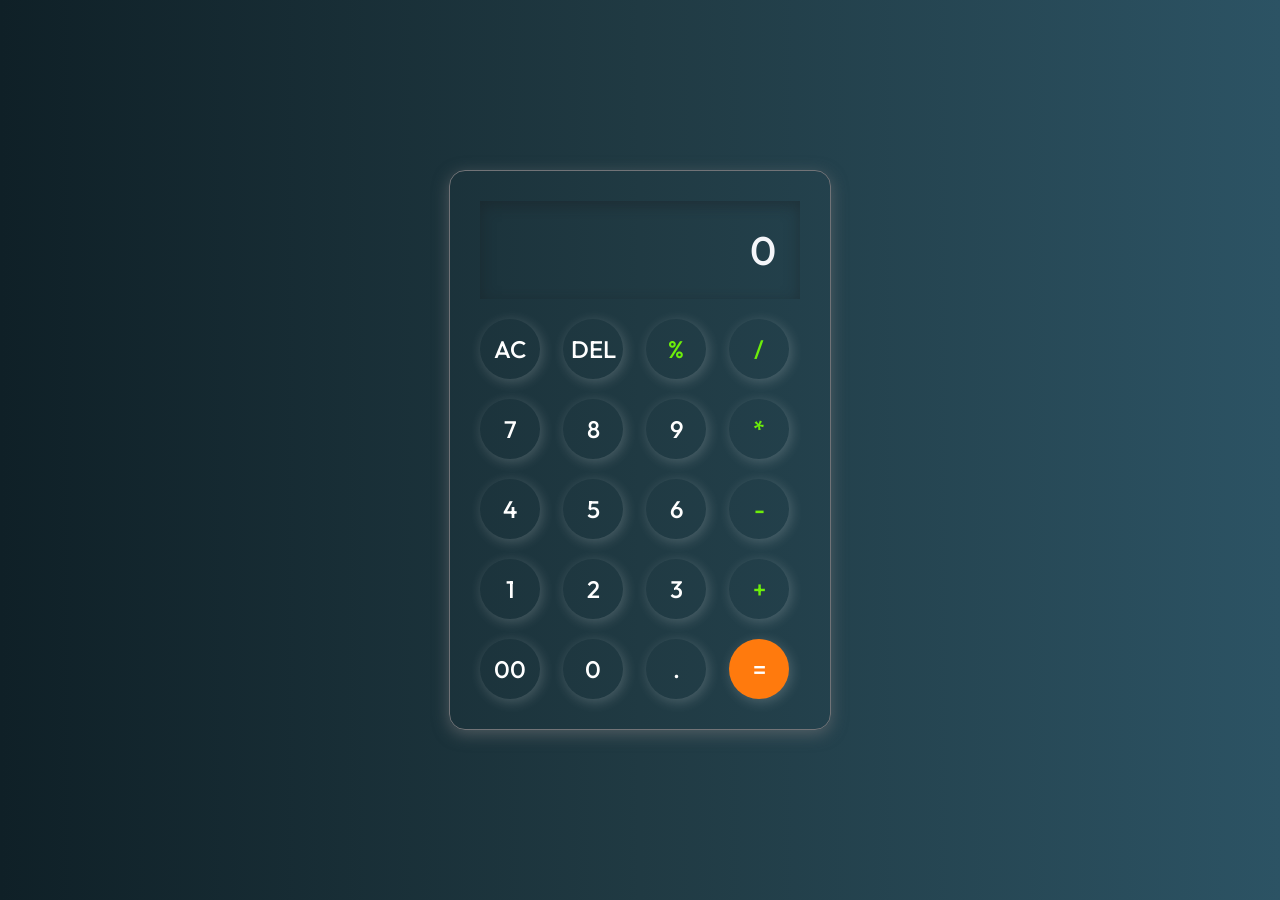
<file: Code_Alpha_Task/CodeAlpha_Calculator/Index.html>
<!DOCTYPE html>
<html lang="en">
<head>
    <meta charset="UTF-8">
    <meta name="viewport" content="width=device-width, initial-scale=1.0">
    <title>Calculator</title>
    <link rel="stylesheet" href="style.css">
</head>
<body>
    <div class="calculator"> 
        <input type="text" placeholder="0" id="inputBox">
        <div>
            <button class="clear">AC</button>
            <button>DEL</button>
            <button class="opertor">%</button>
            <button class="opertor">/ </button>
        </div>
        <div>
            <button>7</button>
            <button>8</button>
            <button>9</button>
            <button class="opertor">*</button>
        </div>
        <div>
            <button>4</button>
            <button>5</button>
            <button>6</button>
            <button class="opertor">-</button>
        </div>
        <div>
            <button>1</button>
            <button>2</button>
            <button>3</button>
            <button class="opertor">+</button>
        </div>
        <div>
            <button>00</button>
            <button>0</button>
            <button>.</button>
            <button class="equalBtn">=</button>
        </div>

    </div>

    <script src="script.js"></script>

</body>
</html>
</file>
<file: Code_Alpha_Task/CodeAlpha_Calculator/style.css>
@import url('https://fonts.googleapis.com/css2?family=Outfit:wght@500&display=swap');


*{
    margin: 0;
    padding: 0;
    box-sizing: border-box;

    font-family: "Outfit", sans-serif;
    font-optical-sizing: auto;
    font-weight: 500;
    font-style: normal;

}
body{
    width: 100%;
    height: 100vh;
    display: flex;
    justify-content: center;
    align-items: center;
    background: linear-gradient(90deg, #0F2027,#203A43,#2C5364)
}
.calculator{
    border: 1px solid #717377;
    padding: 20px;
    border-radius: 16px;
    background:transparent;
    box-shadow: 0px 4px 16px rgba(113, 115, 119, 0.6 );
}
input{
    width: 320px;
    border: none;
    padding: 24px;
    margin: 10px;
    background: transparent;
    box-shadow: inset 0px 4px 15px rgba(26, 27, 31, 0.4);
    font-size: 40px;
    text-align: right;
    cursor: pointer;
    color: white;
}

input::placeholder{
    color: #f4f5f9;
}

button{
    border: none;
    width:60px;
    height: 60px;
    margin: 10px;
    border-radius: 50%;
    color: white;
    background: none;
    font-size: 24px;
    box-shadow: 2px 2.8px 13px rgba(255, 255, 255, 0.2);
    cursor: pointer;
    
}
.equalBtn{
    background: #ff7a0d;
   
}

.opertor{
    color: #6dee0a;
}
.opertor:hover{
    color: rgb(241, 10, 10);
}


button:hover{
    background-color: #0dcb1d;
    box-shadow: inset 0px 0px 13px rgba(2, 10, 20, 0.8);
}

.clear:hover{
    background:red;
}
</file>
